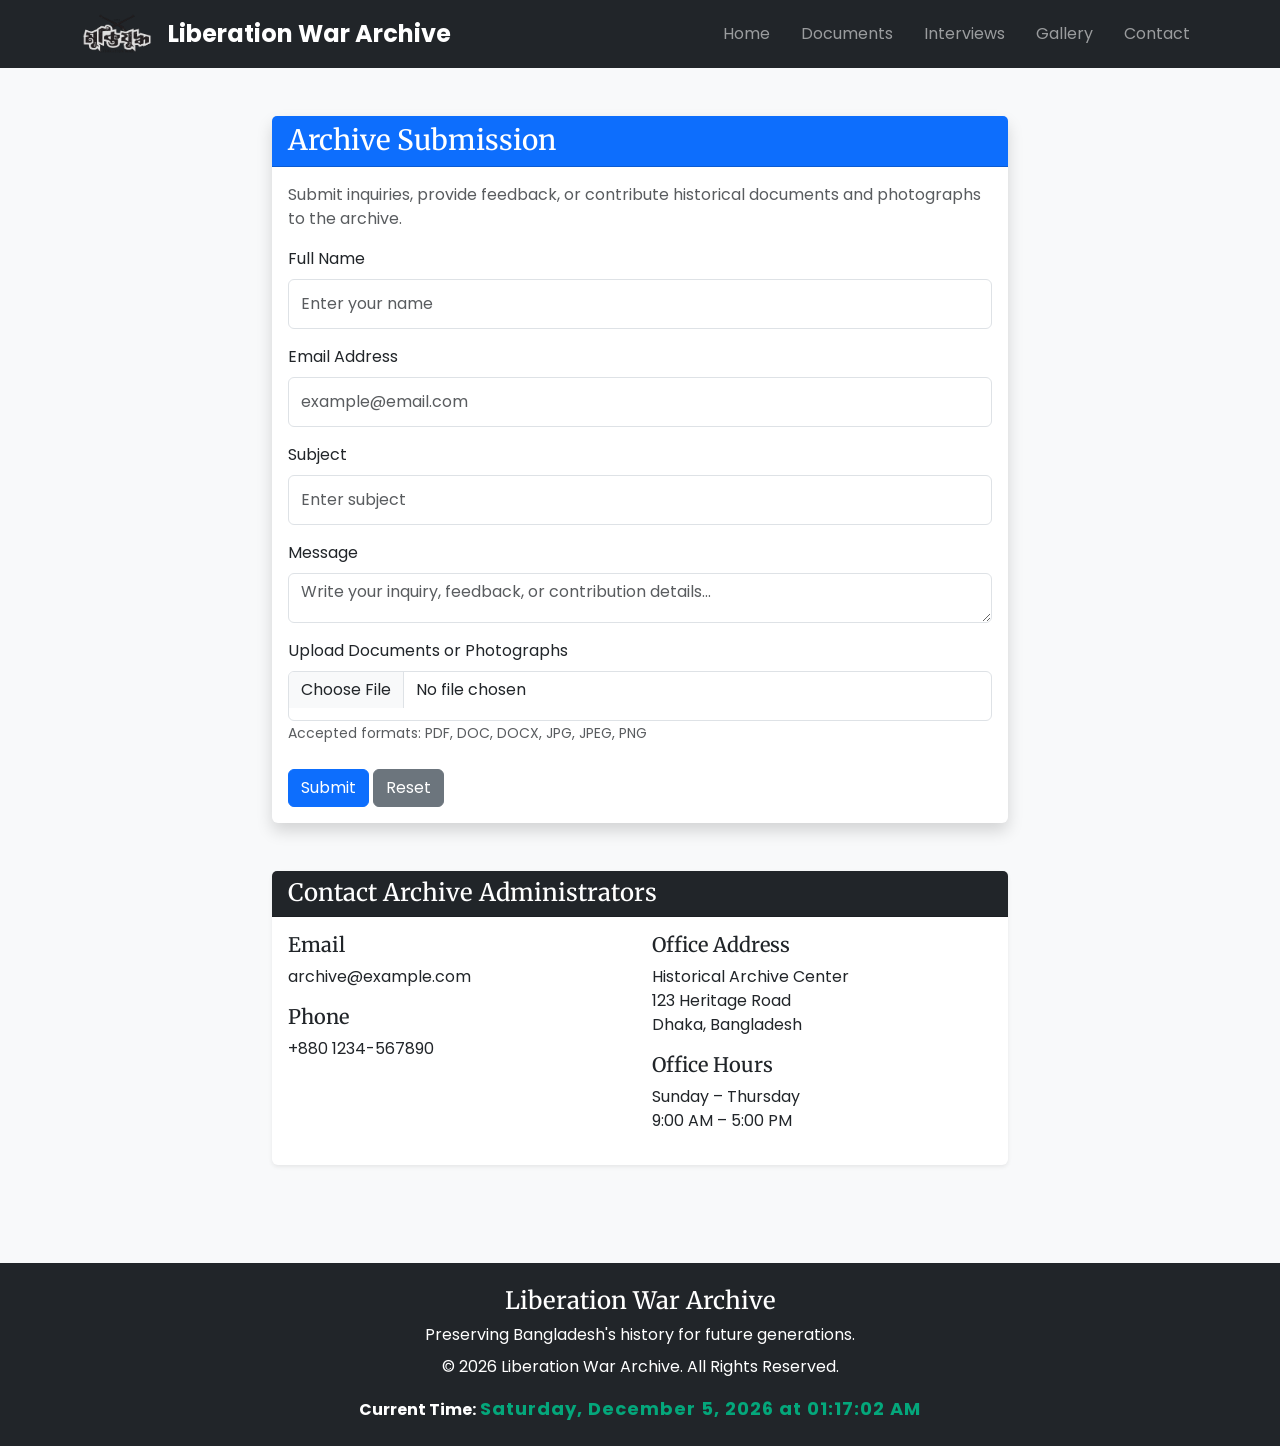
<file: contact.html>
<!DOCTYPE html>
<html lang="en">

<head>
    <meta charset="UTF-8">
    <meta name="viewport" content="width=device-width, initial-scale=1.0">
    <title>Liberation War Archive</title>
    <link rel="shortcut icon" href="Asset/logo/logo_with_bg.png" type="image/x-icon">

    <!-- Bootstrap CSS -->
    <link href="https://cdn.jsdelivr.net/npm/bootstrap@5.3.7/dist/css/bootstrap.min.css" rel="stylesheet">

    <!-- Google Fonts -->
    <link
        href="https://fonts.googleapis.com/css2?family=Merriweather:wght@700&family=Poppins:wght@300;400;500;600&display=swap"
        rel="stylesheet">

    <!-- Custom CSS -->
    <link rel="stylesheet" href="./style.css">
</head>

<body>
    <!-- Navbar -->
    <nav class="navbar navbar-expand-lg navbar-dark bg-dark sticky-top">

        <div class="container">

            <a class="navbar-brand" target="_blank" href="./index.html" target="_blank"><img
                    src="./Asset/logo/logo_without_bg.png" alt="Liberation War Archive logo" width="70px"></a>
            <a class="navbar-brand fw-bold" target="_blank" href="./index.html">
                Liberation War Archive
            </a>

            <button class="navbar-toggler" type="button" data-bs-toggle="collapse" data-bs-target="#menu">
                <span class="navbar-toggler-icon"></span>
            </button>

            <div class="collapse navbar-collapse" id="menu">

                <ul class="navbar-nav ms-auto">

                    <li class="nav-item">
                        <a class="nav-link" target="_blank" href="./index.html">Home</a>
                    </li>

                    <li class="nav-item">
                        <a class="nav-link" target="_blank" href="./Documents.html">Documents</a>
                    </li>

                    <li class="nav-item">
                        <a class="nav-link" target="_blank" href="./Interviews.html">Interviews</a>
                    </li>

                    <li class="nav-item">
                        <a class="nav-link" target="_blank" href="./Gallery.html">Gallery</a>
                    </li>

                    <li class="nav-item">
                        <a class="nav-link" target="_blank" href="./contact.html">Contact</a>
                    </li>

                </ul>

            </div>

        </div>

    </nav>
    <!-- Navbar End -->

    <!-- Contact & Archive Submission -->
    <div class="container py-5">

        <div class="row justify-content-center">

            <!-- Form Section -->
            <div class="col-lg-8">

                <div class="card shadow">
                    <div class="card-header bg-primary text-white">
                        <h3 class="mb-0">Archive Submission</h3>
                    </div>

                    <div class="card-body">

                        <p class="text-muted">
                            Submit inquiries, provide feedback, or contribute historical documents
                            and photographs to the archive.
                        </p>

                        <form action="#" method="POST" enctype="multipart/form-data">

                            <!-- Name -->
                            <div class="mb-3">
                                <label class="form-label">Full Name</label>
                                <input type="text" class="form-control" name="name" placeholder="Enter your name"
                                    required>
                            </div>

                            <!-- Email -->
                            <div class="mb-3">
                                <label class="form-label">Email Address</label>
                                <input type="email" class="form-control" name="email" placeholder="example@email.com"
                                    required>
                            </div>

                            <!-- Subject -->
                            <div class="mb-3">
                                <label class="form-label">Subject</label>
                                <input type="text" class="form-control" name="subject" placeholder="Enter subject"
                                    required>
                            </div>

                            <!-- Message -->
                            <div class="mb-3">
                                <label class="form-label">Message</label>
                                <textarea class="form-control" name="message" rows="5"
                                    placeholder="Write your inquiry, feedback, or contribution details..."
                                    required></textarea>
                            </div>

                            <!-- File Upload -->
                            <div class="mb-4">
                                <label class="form-label">
                                    Upload Documents or Photographs
                                </label>
                                <input type="file" class="form-control" name="attachment"
                                    accept=".pdf,.doc,.docx,.jpg,.jpeg,.png">
                                <small class="text-muted">
                                    Accepted formats: PDF, DOC, DOCX, JPG, JPEG, PNG
                                </small>
                            </div>

                            <!-- Submit -->
                            <button type="submit" class="btn btn-primary">
                                Submit
                            </button>

                            <button type="reset" class="btn btn-secondary">
                                Reset
                            </button>

                        </form>

                    </div>
                </div>

            </div>

        </div>

        <!-- Contact Information -->
        <div class="row justify-content-center mt-5">
            <div class="col-lg-8">

                <div class="card border-0 shadow-sm">
                    <div class="card-header bg-dark text-white">
                        <h4 class="mb-0">Contact Archive Administrators</h4>
                    </div>

                    <div class="card-body">

                        <div class="row">

                            <div class="col-md-6">
                                <h5>Email</h5>
                                <p>archive@example.com</p>

                                <h5>Phone</h5>
                                <p>+880 1234-567890</p>
                            </div>

                            <div class="col-md-6">
                                <h5>Office Address</h5>
                                <p>
                                    Historical Archive Center<br>
                                    123 Heritage Road<br>
                                    Dhaka, Bangladesh
                                </p>

                                <h5>Office Hours</h5>
                                <p>Sunday – Thursday<br>9:00 AM – 5:00 PM</p>
                            </div>

                        </div>

                    </div>
                </div>

            </div>
        </div>

    </div>
    <!-- Contact & Archive Submission End -->


    <!-- Footer -->
    <footer class="bg-dark text-white text-center py-4">
        <div class="container">

            <h4>Liberation War Archive</h4>

            <p>
                Preserving Bangladesh's history for future generations.
            </p>

            <p class="mb-0">
                © 2026 Liberation War Archive. All Rights Reserved.
            </p>

            <p class="mt-3 mb-0">
                <strong>Current Time:</strong>
                <span id="liveTime"></span>
            </p>

        </div>
    </footer>
    <!-- Footer End -->




    <!-- Bootstrap JS -->
    <script src="https://cdn.jsdelivr.net/npm/bootstrap@5.3.7/dist/js/bootstrap.bundle.min.js"></script>

    <!-- Custom JS -->
    <script src="./script.js"></script>


</body>

</html>
</file>
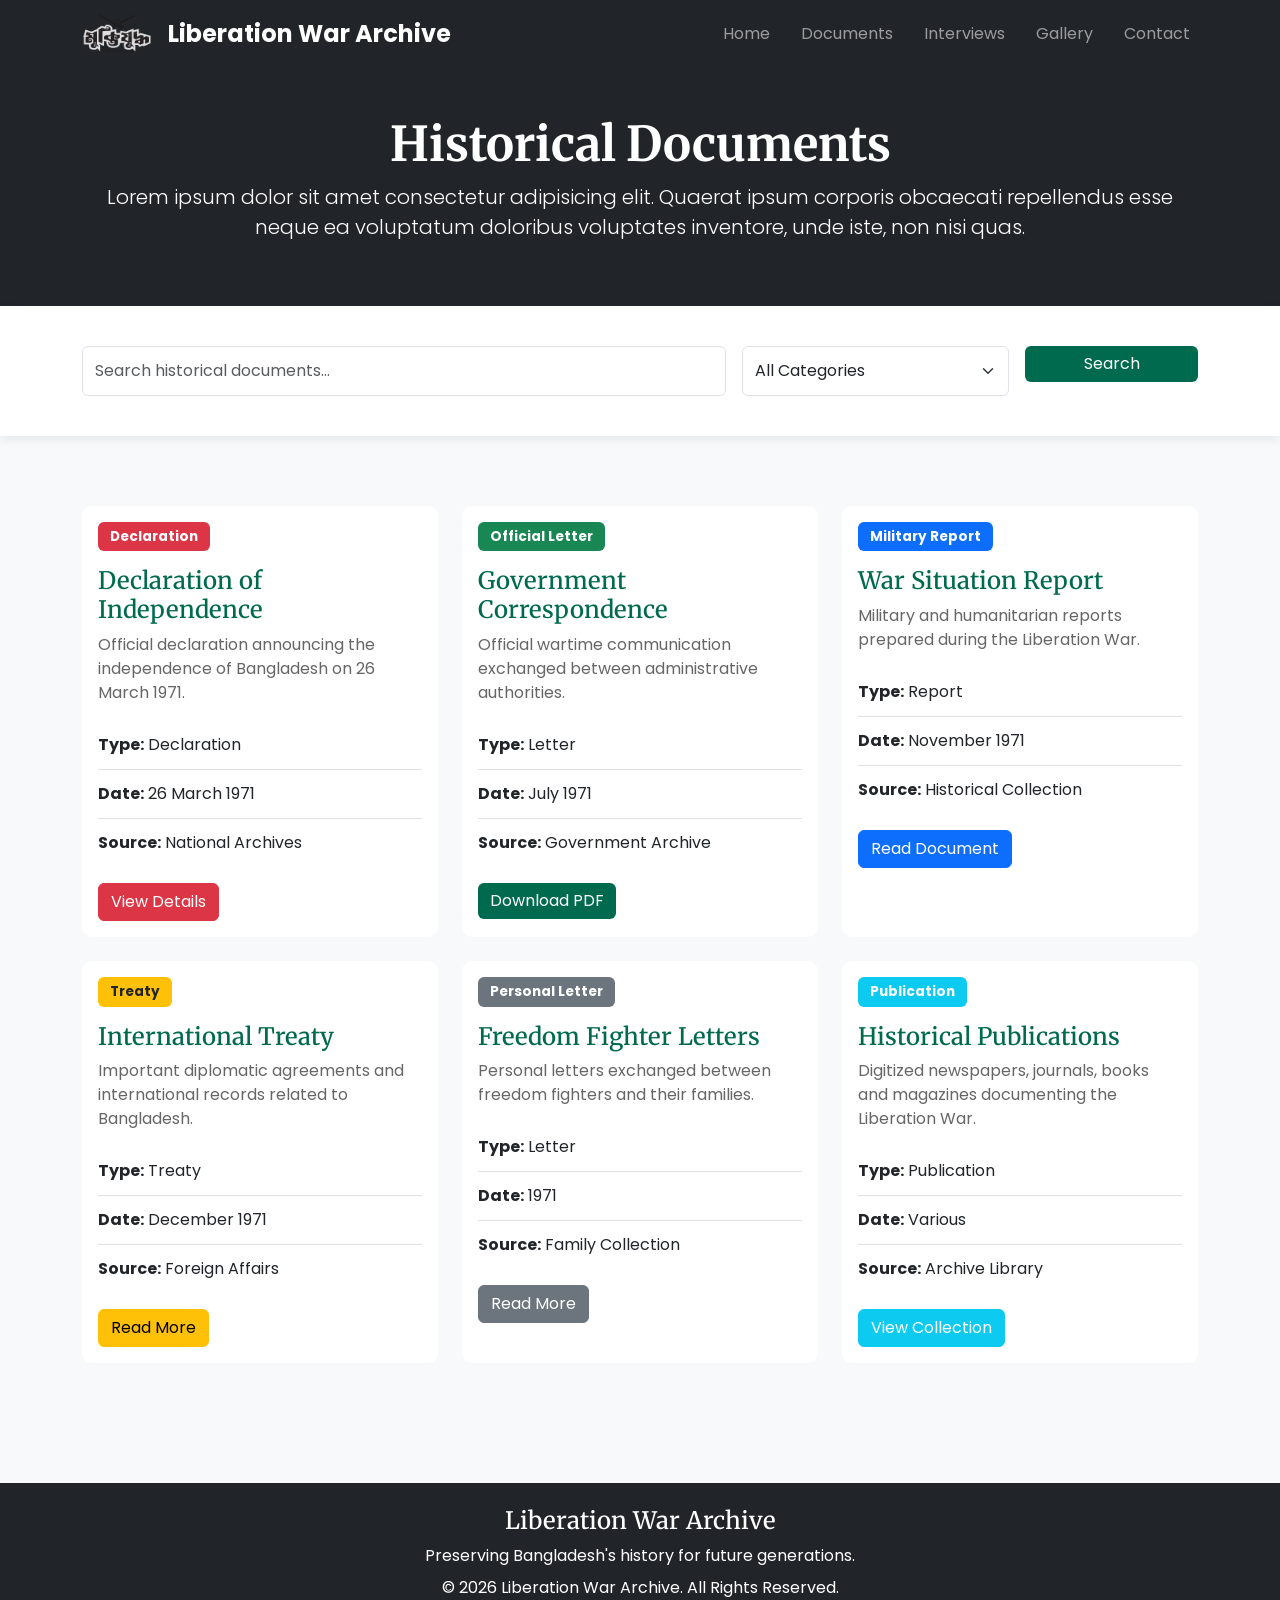
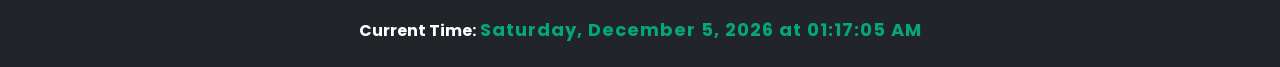
<file: Documents.html>
<!DOCTYPE html>
<html lang="en">

<head>
    <meta charset="UTF-8">
    <meta name="viewport" content="width=device-width, initial-scale=1.0">
    <title>Document</title>
    <link rel="shortcut icon" href="Asset/logo/logo_with_bg.png" type="image/x-icon">

    <!-- Bootstrap CSS -->
    <link href="https://cdn.jsdelivr.net/npm/bootstrap@5.3.7/dist/css/bootstrap.min.css" rel="stylesheet">

    <!-- Google Fonts -->
    <link
        href="https://fonts.googleapis.com/css2?family=Merriweather:wght@700&family=Poppins:wght@300;400;500;600&display=swap"
        rel="stylesheet">

    <!-- Custom CSS -->
    <link rel="stylesheet" href="./style.css">
</head>

<body>
    <!-- Navbar -->
    <nav class="navbar navbar-expand-lg navbar-dark bg-dark sticky-top">

        <div class="container">

            <a class="navbar-brand" target="_blank" href="./index.html" target="_blank"><img
                    src="./Asset/logo/logo_without_bg.png" alt="Liberation War Archive logo" width="70px"></a>
            <a class="navbar-brand fw-bold" target="_blank" href="./index.html">
                Liberation War Archive
            </a>

            <button class="navbar-toggler" type="button" data-bs-toggle="collapse" data-bs-target="#menu">
                <span class="navbar-toggler-icon"></span>
            </button>

            <div class="collapse navbar-collapse" id="menu">

                <ul class="navbar-nav ms-auto">

                    <li class="nav-item">
                        <a class="nav-link" target="_blank" href="./index.html">Home</a>
                    </li>

                    <li class="nav-item">
                        <a class="nav-link" target="_blank" href="./Documents.html">Documents</a>
                    </li>

                    <li class="nav-item">
                        <a class="nav-link" target="_blank" href="./Interviews.html">Interviews</a>
                    </li>

                    <li class="nav-item">
                        <a class="nav-link" target="_blank" href="./Gallery.html">Gallery</a>
                    </li>

                    <li class="nav-item">
                        <a class="nav-link" target="_blank" href="./contact.html">Contact</a>
                    </li>

                </ul>

            </div>

        </div>

    </nav>
    <!-- Navbar End -->

    <!-- Header -->

    <section class="bg-dark text-white text-center py-5">

        <div class="container">

            <h1 class="display-5 fw-bold">
                Historical Documents
            </h1>

            <p class="lead">
                Lorem ipsum dolor sit amet consectetur adipisicing elit. Quaerat ipsum corporis obcaecati repellendus
                esse neque ea voluptatum doloribus voluptates inventore, unde iste, non nisi quas.
            </p>

        </div>

    </section>

    <!-- ================= Search & Filter Start ================= -->

    <section class="search-section">

        <div class="container">

            <div class="row g-3">

                <div class="col-lg-7">

                    <input type="text" class="form-control" placeholder="Search historical documents...">

                </div>

                <div class="col-lg-3">

                    <select class="form-select">

                        <option>All Categories</option>

                        <option>Declaration</option>

                        <option>Treaty</option>

                        <option>Official Letter</option>

                        <option>Government Paper</option>

                        <option>Military Report</option>

                    </select>

                </div>

                <div class="col-lg-2">

                    <button class="btn btn-success w-100">

                        <i class="bi bi-search"></i>

                        Search

                    </button>

                </div>

            </div>

        </div>

    </section>

        <!-- ================= Documents Start ================= -->

    <section class="documents">

        <div class="container">

            <div class="row g-4">

                <!-- Card 1 -->

                <div class="col-lg-4 col-md-6">

                    <div class="card document-card h-100">

                        <div class="card-body">

                            <span class="badge bg-danger">

                                Declaration

                            </span>

                            <h4 class="mt-3">

                                Declaration of Independence

                            </h4>

                            <p>

                                Official declaration announcing the
                                independence of Bangladesh on
                                26 March 1971.

                            </p>

                            <ul class="list-group list-group-flush">

                                <li class="list-group-item">

                                    <strong>Type:</strong> Declaration

                                </li>

                                <li class="list-group-item">

                                    <strong>Date:</strong> 26 March 1971

                                </li>

                                <li class="list-group-item">

                                    <strong>Source:</strong> National Archives

                                </li>

                            </ul>

                            <button class="btn btn-danger mt-3"
                                data-bs-toggle="modal"
                                data-bs-target="#documentModal">

                                View Details

                            </button>

                        </div>

                    </div>

                </div>

                <!-- Card 2 -->

                <div class="col-lg-4 col-md-6">

                    <div class="card document-card h-100">

                        <div class="card-body">

                            <span class="badge bg-success">

                                Official Letter

                            </span>

                            <h4 class="mt-3">

                                Government Correspondence

                            </h4>

                            <p>

                                Official wartime communication
                                exchanged between administrative
                                authorities.

                            </p>

                            <ul class="list-group list-group-flush">

                                <li class="list-group-item">

                                    <strong>Type:</strong> Letter

                                </li>

                                <li class="list-group-item">

                                    <strong>Date:</strong> July 1971

                                </li>

                                <li class="list-group-item">

                                    <strong>Source:</strong> Government Archive

                                </li>

                            </ul>

                            <a href="#" class="btn btn-success mt-3">

                                Download PDF

                            </a>

                        </div>

                    </div>

                </div>

                <!-- Card 3 -->

                <div class="col-lg-4 col-md-6">

                    <div class="card document-card h-100">

                        <div class="card-body">

                            <span class="badge bg-primary">

                                Military Report

                            </span>

                            <h4 class="mt-3">

                                War Situation Report

                            </h4>

                            <p>

                                Military and humanitarian
                                reports prepared during the
                                Liberation War.

                            </p>

                            <ul class="list-group list-group-flush">

                                <li class="list-group-item">

                                    <strong>Type:</strong> Report

                                </li>

                                <li class="list-group-item">

                                    <strong>Date:</strong> November 1971

                                </li>

                                <li class="list-group-item">

                                    <strong>Source:</strong> Historical Collection

                                </li>

                            </ul>

                            <a href="#" class="btn btn-primary mt-3">

                                Read Document

                            </a>

                        </div>

                    </div>

                </div>

                <!-- Card 4 -->

                <div class="col-lg-4 col-md-6">

                    <div class="card document-card h-100">

                        <div class="card-body">

                            <span class="badge bg-warning text-dark">

                                Treaty

                            </span>

                            <h4 class="mt-3">

                                International Treaty

                            </h4>

                            <p>

                                Important diplomatic agreements
                                and international records related
                                to Bangladesh.

                            </p>

                            <ul class="list-group list-group-flush">

                                <li class="list-group-item">

                                    <strong>Type:</strong> Treaty

                                </li>

                                <li class="list-group-item">

                                    <strong>Date:</strong> December 1971

                                </li>

                                <li class="list-group-item">

                                    <strong>Source:</strong> Foreign Affairs

                                </li>

                            </ul>

                            <a href="#" class="btn btn-warning mt-3">

                                Read More

                            </a>

                        </div>

                    </div>

                </div>

                <!-- Card 5 -->

                <div class="col-lg-4 col-md-6">

                    <div class="card document-card h-100">

                        <div class="card-body">

                            <span class="badge bg-secondary">

                                Personal Letter

                            </span>

                            <h4 class="mt-3">

                                Freedom Fighter Letters

                            </h4>

                            <p>

                                Personal letters exchanged
                                between freedom fighters
                                and their families.

                            </p>

                            <ul class="list-group list-group-flush">

                                <li class="list-group-item">

                                    <strong>Type:</strong> Letter

                                </li>

                                <li class="list-group-item">

                                    <strong>Date:</strong> 1971

                                </li>

                                <li class="list-group-item">

                                    <strong>Source:</strong> Family Collection

                                </li>

                            </ul>

                            <a href="#" class="btn btn-secondary mt-3">

                                Read More

                            </a>

                        </div>

                    </div>

                </div>

                <!-- Card 6 -->

                <div class="col-lg-4 col-md-6">

                    <div class="card document-card h-100">

                        <div class="card-body">

                            <span class="badge bg-info">

                                Publication

                            </span>

                            <h4 class="mt-3">

                                Historical Publications

                            </h4>

                            <p>

                                Digitized newspapers,
                                journals, books and magazines
                                documenting the Liberation War.

                            </p>

                            <ul class="list-group list-group-flush">

                                <li class="list-group-item">

                                    <strong>Type:</strong> Publication

                                </li>

                                <li class="list-group-item">

                                    <strong>Date:</strong> Various

                                </li>

                                <li class="list-group-item">

                                    <strong>Source:</strong> Archive Library

                                </li>

                            </ul>

                            <a href="#" class="btn btn-info text-white mt-3">

                                View Collection

                            </a>

                        </div>

                    </div>

                </div>

            </div>

        </div>

    </section>

    <!-- ================= Documents End ================= -->


    <!-- ================= Document Detail Modal ================= -->

    <div class="modal fade" id="documentModal">

        <div class="modal-dialog modal-lg">

            <div class="modal-content">

                <div class="modal-header">

                    <h4 class="modal-title">

                        Declaration of Independence

                    </h4>

                    <button class="btn-close"
                        data-bs-dismiss="modal">

                    </button>

                </div>

                <div class="modal-body">

                    <p>

                        <strong>Publication Date:</strong>
                        26 March 1971

                    </p>

                    <p>

                        <strong>Category:</strong>
                        Declaration

                    </p>

                    <p>

                        <strong>Source:</strong>
                        National Archives of Bangladesh

                    </p>

                    <hr>

                    <p>

                        This historic declaration formally announced
                        the independence of Bangladesh and remains
                        one of the most significant documents of the
                        Liberation War. It symbolizes the beginning
                        of the nation's struggle for freedom and is
                        preserved for future generations.

                    </p>

                    <a href="#"
                        class="btn btn-danger">

                        Download PDF

                    </a>

                </div>

            </div>

        </div>

    </div>

    <!-- Footer -->
    <footer class="bg-dark text-white text-center py-4">
        <div class="container">

            <h4>Liberation War Archive</h4>

            <p>
                Preserving Bangladesh's history for future generations.
            </p>

            <p class="mb-0">
                © 2026 Liberation War Archive. All Rights Reserved.
            </p>

            <p class="mt-3 mb-0">
                <strong>Current Time:</strong>
                <span id="liveTime"></span>
            </p>

        </div>
    </footer>




    <!-- Bootstrap JS -->
    <script src="https://cdn.jsdelivr.net/npm/bootstrap@5.3.7/dist/js/bootstrap.bundle.min.js"></script>

    <!-- Custom JS -->
    <script src="./script.js"></script>


</body>

</html>
</file>
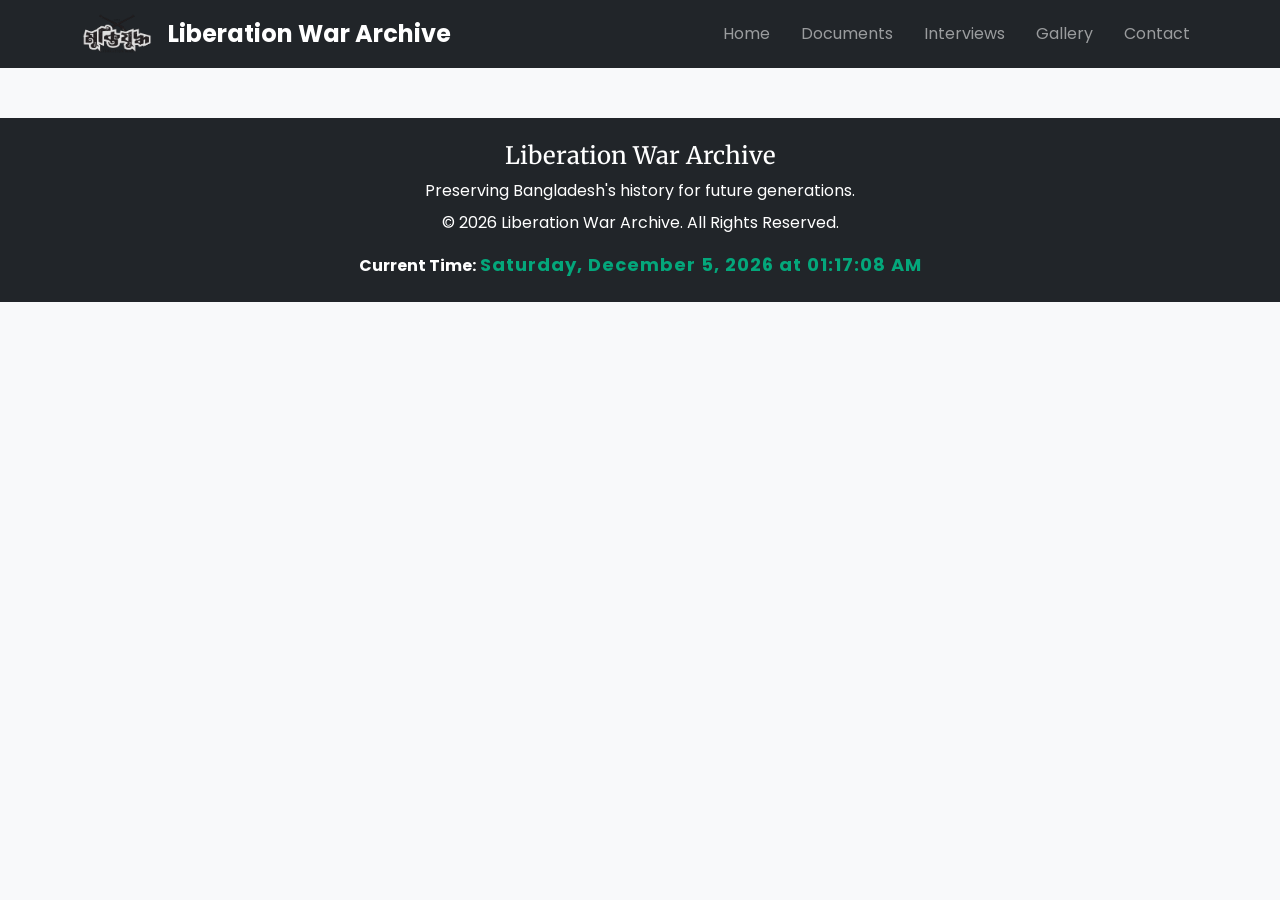
<file: Gallery.html>
<!DOCTYPE html>
<html lang="en">

<head>
    <meta charset="UTF-8">
    <meta name="viewport" content="width=device-width, initial-scale=1.0">
    <title>Contact</title>
    <link rel="shortcut icon" href="Asset/logo/logo_with_bg.png" type="image/x-icon">

    <!-- Bootstrap CSS -->
    <link href="https://cdn.jsdelivr.net/npm/bootstrap@5.3.7/dist/css/bootstrap.min.css" rel="stylesheet">

    <!-- Google Fonts -->
    <link
        href="https://fonts.googleapis.com/css2?family=Merriweather:wght@700&family=Poppins:wght@300;400;500;600&display=swap"
        rel="stylesheet">

    <!-- Custom CSS -->
    <link rel="stylesheet" href="./style.css">
</head>

<body>
    <!-- Navbar -->
    <nav class="navbar navbar-expand-lg navbar-dark bg-dark sticky-top">

        <div class="container">

            <a class="navbar-brand" target="_blank" href="./index.html" target="_blank"><img
                    src="./Asset/logo/logo_without_bg.png" alt="Liberation War Archive logo" width="70px"></a>
            <a class="navbar-brand fw-bold" target="_blank" href="./index.html">
                Liberation War Archive
            </a>

            <button class="navbar-toggler" type="button" data-bs-toggle="collapse" data-bs-target="#menu">
                <span class="navbar-toggler-icon"></span>
            </button>

            <div class="collapse navbar-collapse" id="menu">

                <ul class="navbar-nav ms-auto">

                    <li class="nav-item">
                        <a class="nav-link" target="_blank" href="./index.html">Home</a>
                    </li>

                    <li class="nav-item">
                        <a class="nav-link" target="_blank" href="./Documents.html">Documents</a>
                    </li>

                    <li class="nav-item">
                        <a class="nav-link" target="_blank" href="./Interviews.html">Interviews</a>
                    </li>

                    <li class="nav-item">
                        <a class="nav-link" target="_blank" href="./Gallery.html">Gallery</a>
                    </li>

                    <li class="nav-item">
                        <a class="nav-link" target="_blank" href="./contact.html">Contact</a>
                    </li>

                </ul>

            </div>

        </div>

    </nav>
    <!-- Navbar End -->

    <!-- Footer -->
    <footer class="bg-dark text-white text-center py-4">
        <div class="container">

            <h4>Liberation War Archive</h4>

            <p>
                Preserving Bangladesh's history for future generations.
            </p>

            <p class="mb-0">
                © 2026 Liberation War Archive. All Rights Reserved.
            </p>

            <p class="mt-3 mb-0">
                <strong>Current Time:</strong>
                <span id="liveTime"></span>
            </p>

        </div>
    </footer>




    <!-- Bootstrap JS -->
    <script src="https://cdn.jsdelivr.net/npm/bootstrap@5.3.7/dist/js/bootstrap.bundle.min.js"></script>

    <!-- Custom JS -->
    <script src="./script.js"></script>


</body>

</html>
</file>
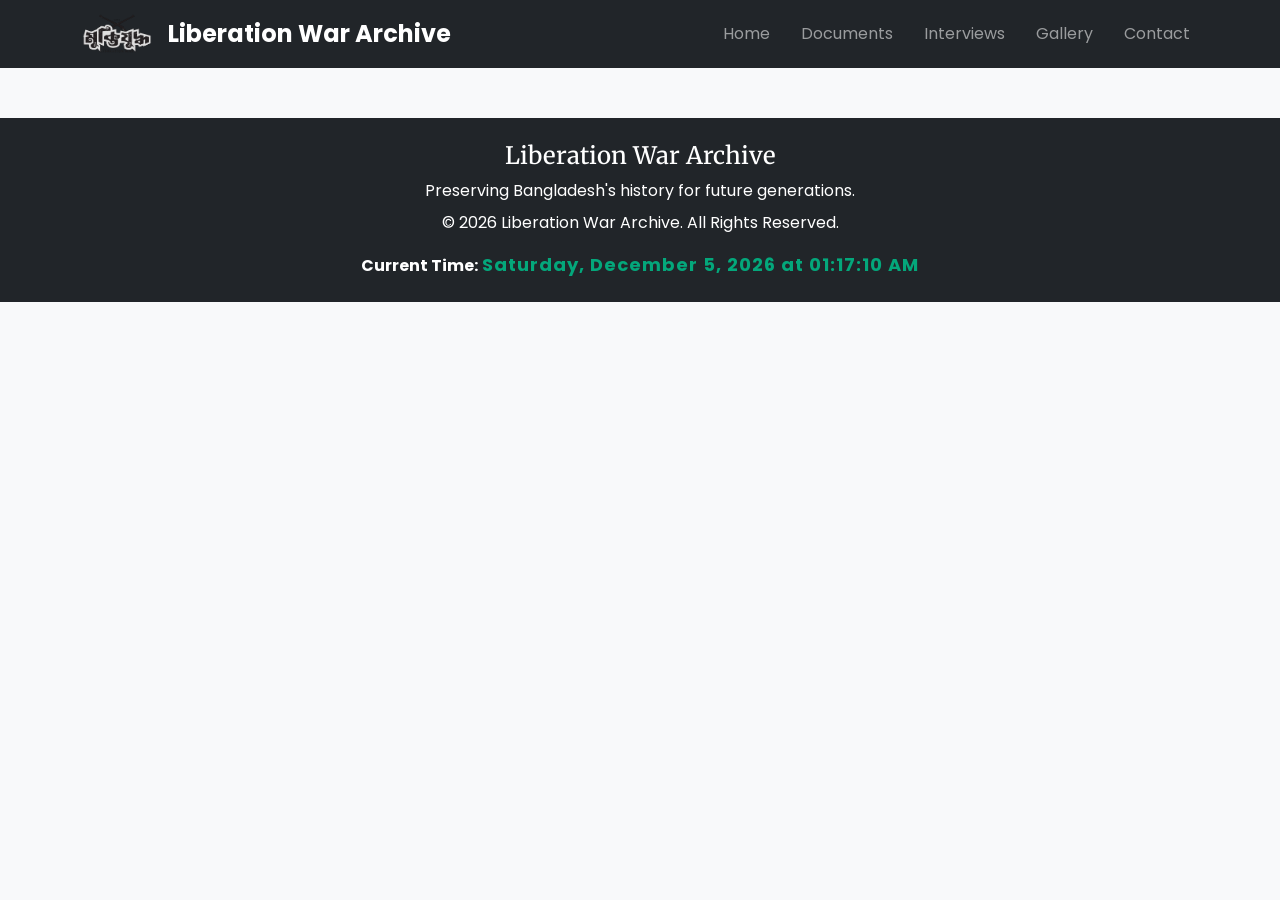
<file: Interviews.html>
<!DOCTYPE html>
<html lang="en">

<head>
    <meta charset="UTF-8">
    <meta name="viewport" content="width=device-width, initial-scale=1.0">
    <title>Liberation War Archive</title>
    <link rel="shortcut icon" href="Asset/logo/logo_with_bg.png" type="image/x-icon">

    <!-- Bootstrap CSS -->
    <link href="https://cdn.jsdelivr.net/npm/bootstrap@5.3.7/dist/css/bootstrap.min.css" rel="stylesheet">

    <!-- Google Fonts -->
    <link
        href="https://fonts.googleapis.com/css2?family=Merriweather:wght@700&family=Poppins:wght@300;400;500;600&display=swap"
        rel="stylesheet">

    <!-- Custom CSS -->
    <link rel="stylesheet" href="./style.css">
</head>

<body>
    <!-- Navbar -->
    <nav class="navbar navbar-expand-lg navbar-dark bg-dark sticky-top">

        <div class="container">

            <a class="navbar-brand" target="_blank" href="./index.html" target="_blank"><img
                    src="./Asset/logo/logo_without_bg.png" alt="Liberation War Archive logo" width="70px"></a>
            <a class="navbar-brand fw-bold" target="_blank" href="./index.html">
                Liberation War Archive
            </a>

            <button class="navbar-toggler" type="button" data-bs-toggle="collapse" data-bs-target="#menu">
                <span class="navbar-toggler-icon"></span>
            </button>

            <div class="collapse navbar-collapse" id="menu">

                <ul class="navbar-nav ms-auto">

                    <li class="nav-item">
                        <a class="nav-link" target="_blank" href="./index.html">Home</a>
                    </li>

                    <li class="nav-item">
                        <a class="nav-link" target="_blank" href="./Documents.html">Documents</a>
                    </li>

                    <li class="nav-item">
                        <a class="nav-link" target="_blank" href="./Interviews.html">Interviews</a>
                    </li>

                    <li class="nav-item">
                        <a class="nav-link" target="_blank" href="./Gallery.html">Gallery</a>
                    </li>

                    <li class="nav-item">
                        <a class="nav-link" target="_blank" href="./contact.html">Contact</a>
                    </li>

                </ul>

            </div>

        </div>

    </nav>
    <!-- Navbar End -->

    <!-- Footer -->
    <footer class="bg-dark text-white text-center py-4">
        <div class="container">

            <h4>Liberation War Archive</h4>

            <p>
                Preserving Bangladesh's history for future generations.
            </p>

            <p class="mb-0">
                © 2026 Liberation War Archive. All Rights Reserved.
            </p>

            <p class="mt-3 mb-0">
                <strong>Current Time:</strong>
                <span id="liveTime"></span>
            </p>

        </div>
    </footer>




    <!-- Bootstrap JS -->
    <script src="https://cdn.jsdelivr.net/npm/bootstrap@5.3.7/dist/js/bootstrap.bundle.min.js"></script>

    <!-- Custom JS -->
    <script src="./script.js"></script>


</body>

</html>
</file>
<file: style.css>
body{
    font-family: 'Poppins', sans-serif;
    color: #444;
    background-color: white;
}

h1,h2,h3,h4,h5,h6{
    font-family: 'Merriweather', serif;
}

/* ------------------------------------------------------------------------------------------------------------------------ */

/* -------------------- Common Styles ---------------- */

.section-title{
    color: #006A4E;
    margin-bottom:20px;
    font-weight:bold;
}

section{
    padding:70px 0;
}

/* ---------------- Common Styles End ------------- */

/* ------------------------------------------------------------------------------------------------------------------------ */

/* ------------ Navbar ---------------- */

.nav-link:hover{
    color:#F42A41;
}

/* ------------ Navbar End ---------------- */

/* ------------------------------------------------------------------------------------------------------------------------ */

/* ---------- Hero Section ------------ */

.hero{
    position:relative;
    margin-top: -69px;
}

.hero-image{
    width:100%;
    height:650px;
    object-fit:cover;
    display:block;
    filter:brightness(45%);
}

.hero-content{
    position:absolute;
    top:35%;
    left:11%;
    text-align:center;
    color:white;
    width:80%;
}

.hero-content h1{
    font-size:55px;
    margin-bottom:20px;
}

.hero-content p{
    font-size:20px;
    margin-bottom:30px;
}

.hero-content .btn{
    padding:12px 35px;
    font-size:18px;
}

/* ---------- Hero Section End ------------ */

/* ------------------------------------------------------------------------------------------------------------------------ */

/* ---------- About The Archive ---------- */

.about-img{
    width:100%;
    border-radius:10px;
}

.section-title{
    font-size:36px;
}

.about-text p{
    font-size:17px;
    text-align:justify;
}

/* ------------- About The Archive End ---------- */

/* ------------------------------------------------------------------------------------------------------------------------ */

/* ------------ Card Design ------- */

.card{
    border:none;
    transition:0.4s;
}

.card:hover{
    transform:translateY(-8px);
    box-shadow:0px 10px 25px rgba(0,0,0,.15);
}

.card img{
    height:250px;
    object-fit:cover;
}

.card-title{
    color:#006A4E;
    font-weight:bold;
}

.card-text{
    color:#666;
}

/* ------------ Card Design End ------- */

/* ------------------------------------------------------------------------------------------------------------------------ */


/* ------------ Featured Documents ------------ */

.bg-light{
    background:#f5f5f5 !important;
}


/* =====================================
   Footer
===================================== */

footer{
    background:#212529;
    padding-bottom:15px;
    padding-top:10px;
}


#liveTime{
    color:#04a77b;
    font-weight:bold;
    font-size:18px;
    letter-spacing:1px;
}


/* ================================================= Documents Section ================================================= */

/* document */

/* =========================================
   Google Fonts
========================================= */

body {
    font-family: "Poppins", sans-serif;
    background-color: #f8f9fa;
    color: #444;
}

h1,
h2,
h3,
h4,
h5,
h6 {
    font-family: "Merriweather", serif;
}


/* =========================================
   Common
========================================= */

section {
    padding: 70px 0;
}

a {
    text-decoration: none;
}

.btn {
    border-radius: 6px;
}


/* =========================================
   Navbar
========================================= */

.navbar-brand {
    font-size: 1.5rem;
}

.nav-link {
    margin-left: 15px;
    transition: .3s;
}

.nav-link:hover {
    color: #ff4d4d !important;
}


/* =========================================
   Page Header
========================================= */

.page-header {
    background: linear-gradient(135deg, #006A4E, #003d2d);
    color: white;
    padding: 80px 0;
}

.page-header h1 {
    font-size: 48px;
    margin-bottom: 20px;
}

.page-header p {
    max-width: 750px;
    margin: auto;
    font-size: 18px;
}


/* =========================================
   Search Section
========================================= */

.search-section {
    background: white;
    padding: 40px 0;
    box-shadow: 0 3px 10px rgba(0,0,0,.08);
}

.form-control,
.form-select {
    height: 50px;
}

.form-control:focus,
.form-select:focus {
    border-color: #006A4E;
    box-shadow: none;
}


/* =========================================
   Documents Section
========================================= */

.documents {
    padding: 70px 0;
}


/* =========================================
   Document Card
========================================= */

.document-card {
    border: none;
    border-radius: 10px;
    transition: .4s;
}

.document-card:hover {
    transform: translateY(-8px);
    box-shadow: 0 15px 30px rgba(0,0,0,.15);
}

.document-card h4 {
    color: #006A4E;
    font-size: 24px;
}

.document-card p {
    color: #666;
}

.document-card .badge {
    font-size: .85rem;
    padding: 8px 12px;
}


/* =========================================
   List Group
========================================= */

.list-group-item {
    padding: 12px 0;
    border-left: none;
    border-right: none;
}


/* =========================================
   Buttons
========================================= */

.btn-success {
    background: #006A4E;
    border: none;
}

.btn-success:hover {
    background: #00543d;
}

.btn-danger:hover,
.btn-primary:hover,
.btn-warning:hover,
.btn-secondary:hover,
.btn-info:hover {
    opacity: .9;
}


/* =========================================
   Modal
========================================= */

.modal-content {
    border-radius: 10px;
}

.modal-header {
    background: #006A4E;
    color: white;
}

.modal-header .btn-close {
    filter: invert(1);
}

.modal-body p {
    line-height: 1.8;
}


/* =========================================
   Footer
========================================= */

footer {
    margin-top: 50px;
}

footer h5 {
    margin-bottom: 15px;
}

footer p {
    margin-bottom: 8px;
}


/* =========================================
   Responsive
========================================= */

@media (max-width:992px) {

    .page-header h1 {
        font-size: 40px;
    }

    .page-header p {
        font-size: 17px;
    }

}

@media (max-width:768px) {

    .page-header {
        padding: 60px 20px;
    }

    .page-header h1 {
        font-size: 34px;
    }

    .page-header p {
        font-size: 16px;
    }

    .navbar-brand {
        font-size: 1.2rem;
    }

    .document-card h4 {
        font-size: 22px;
    }

}

@media (max-width:576px) {

    section {
        padding: 50px 0;
    }

    .page-header h1 {
        font-size: 28px;
    }

    .page-header p {
        font-size: 15px;
    }

    .search-section {
        padding: 30px 15px;
    }

    .document-card {
        margin-bottom: 20px;
    }

}
</file>
